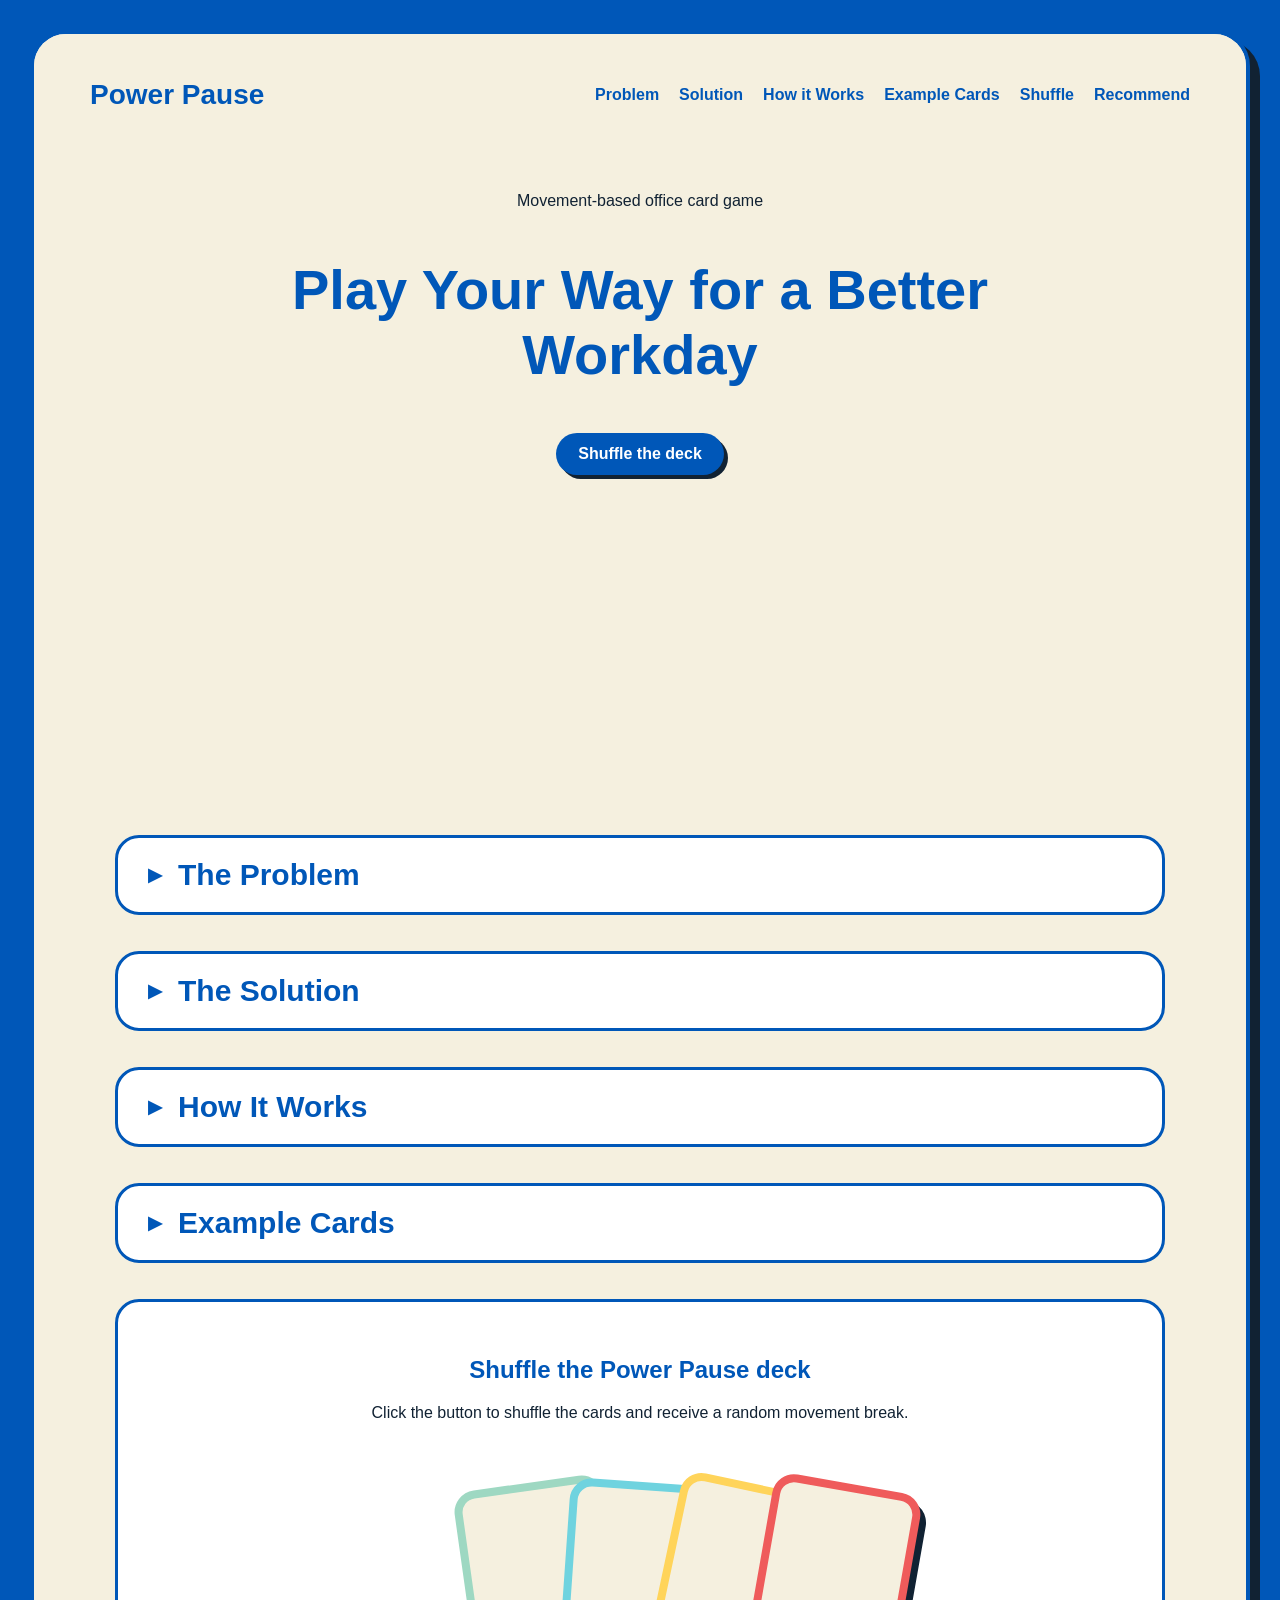
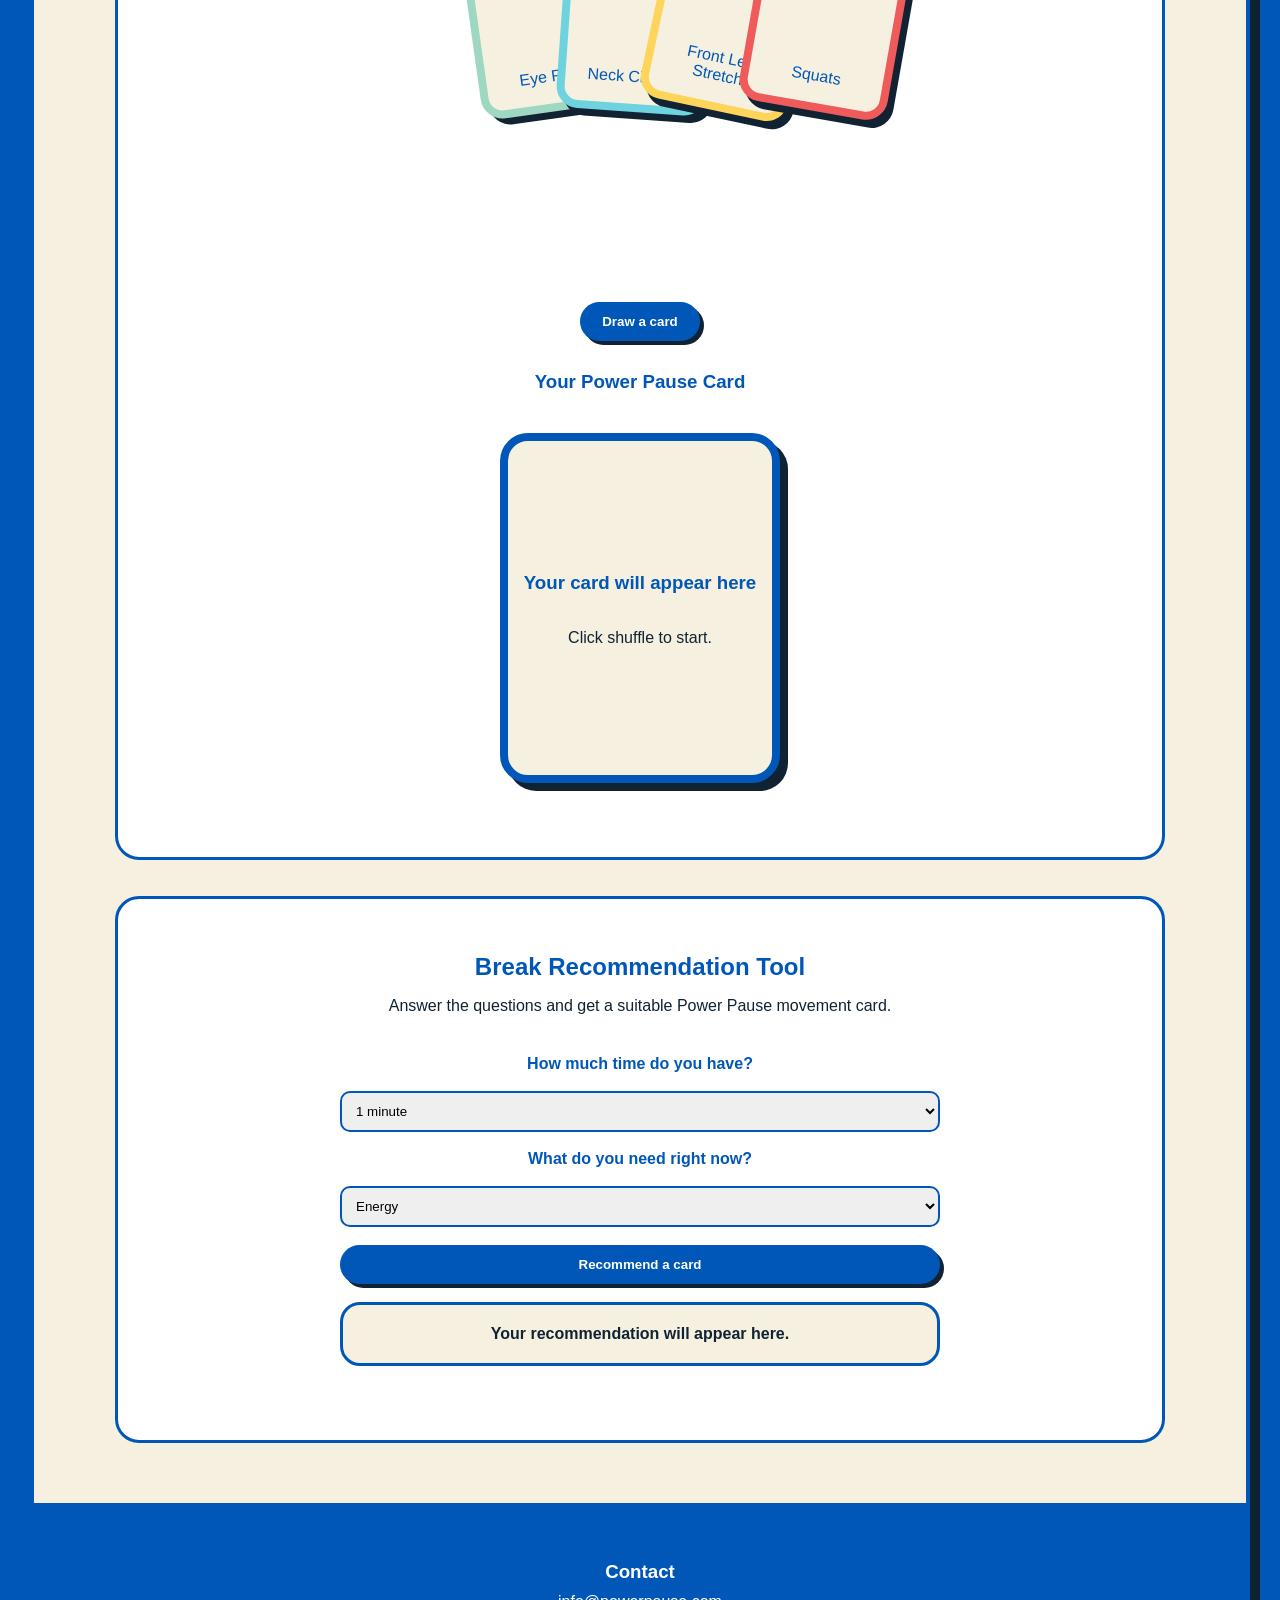
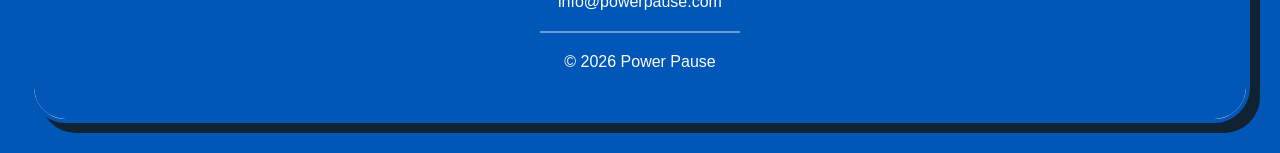
<file: index.html>
<!DOCTYPE html>
<html lang="en">
<head>
  <!-- Page settings -->
  <meta charset="UTF-8" />
  <meta name="viewport" content="width=device-width, initial-scale=1.0" />
  <title>Power Pause</title>
  <link rel="stylesheet" href="style.css" />
  <script src="https://cdn.jsdelivr.net/npm/gsap@3.12.7/dist/gsap.min.js"></script>
</head>

<body>
  <div class="page-card">

    <!-- Hero -->
    <header class="hero" id="home">
      <nav class="navbar">
        <h1>Power Pause</h1>
        <ul class="nav-links">
          <li><a href="#problem">Problem</a></li>
          <li><a href="#solution">Solution</a></li>
          <li><a href="#how-it-works">How it Works</a></li>
          <li><a href="#cards">Example Cards</a></li>
          <li><a href="#shuffle">Shuffle</a></li>
          <li><a href="#recommendation">Recommend</a></li>
        </ul>
      </nav>

      <div class="hero-content">
        <p class="label">Movement-based office card game</p>
        <h2>Play Your Way for a Better Workday</h2>
        <a href="#shuffle" class="btn">Shuffle the deck</a>
      </div>
    </header>

    <main>
      <!-- Problem -->
      <section id="problem" class="section accordion">
        <button type="button" class="accordion-btn">
          <span class="arrow">▶</span>
          <span>The Problem</span>
        </button>
        <div class="accordion-content">
          <p>
            Office workers often sit for long periods of time, which can lead to back and neck pain,
            bad posture, eye strain, mental fatigue and lower energy levels.
          </p>
        </div>
      </section>

      <!-- Solution -->
      <section id="solution" class="section accordion">
        <button type="button" class="accordion-btn">
          <span class="arrow">▶</span>
          <span>The Solution</span>
        </button>
        <div class="accordion-content">
          <p>
            Power Pause turns passive office breaks into short movement moments using playful,
            office-friendly cards that can be done alone or with colleagues.
          </p>
        </div>
      </section>

      <!-- How it works -->
      <section id="how-it-works" class="section accordion">
        <button type="button" class="accordion-btn">
          <span class="arrow">▶</span>
          <span>How It Works</span>
        </button>
        <div class="accordion-content">
          <ol>
            <li>Pick a card from the deck.</li>
            <li>Complete the movement for around 30 seconds.</li>
            <li>Collect points and return to work refreshed.</li>
          </ol>
        </div>
      </section>

      <!-- Example cards -->
      <section id="cards" class="section accordion">
        <button type="button" class="accordion-btn">
          <span class="arrow">▶</span>
          <span>Example Cards</span>
        </button>
        <div class="accordion-content">
          <div class="card-grid">
            <article class="movement-card green">
              <h3>Eye Rolls</h3>
              <p>Screen break</p>
              <span>+1</span>
            </article>
            <article class="movement-card blue">
              <h3>Neck Circles</h3>
              <p>Desk reset</p>
              <span>+2</span>
            </article>
            <article class="movement-card yellow">
              <h3>Front Leg Stretch</h3>
              <p>Stretch break</p>
              <span>+4</span>
            </article>
            <article class="movement-card red">
              <h3>Squats</h3>
              <p>Energy break</p>
              <span>+5</span>
            </article>
          </div>
        </div>
      </section>

      <!-- Shuffle -->
      <section id="shuffle" class="section">
        <h2>Shuffle the Power Pause deck</h2>
        <p>Click the button to shuffle the cards and receive a random movement break.</p>

        <div class="deck-area">
          <div class="mini-card card-one">Eye Rolls</div>
          <div class="mini-card card-two">Neck Circles</div>
          <div class="mini-card card-three">Front Leg Stretch</div>
          <div class="mini-card card-four">Squats</div>
        </div>

        <button type="button" id="shuffleBtn" class="btn">Draw a card</button>
        <h3 class="result-title">Your Power Pause Card</h3>
        <div id="selectedCard" class="selected-card">
          <h3>Your card will appear here</h3>
          <p>Click shuffle to start.</p>
        </div>
      </section>

      <!-- Recommendation -->
      <section id="recommendation" class="section">
        <h2>Break Recommendation Tool</h2>
        <p>Answer the questions and get a suitable Power Pause movement card.</p>

        <div class="tool-box">
          <label for="time">How much time do you have?</label>
          <select id="time">
            <option value="1">1 minute</option>
            <option value="3">3 minutes</option>
            <option value="5">5 minutes</option>
          </select>

          <label for="need">What do you need right now?</label>
          <select id="need">
            <option value="energy">Energy</option>
            <option value="stretch">Stretching</option>
            <option value="relax">Relaxation</option>
          </select>

          <button type="button" id="recommendBtn" class="btn">Recommend a card</button>

          <div id="result" class="result">
            Your recommendation will appear here.
          </div>
        </div>
      </section>
    </main>

    <!-- Footer -->
    <footer id="footer" class="footer">
      <h3>Contact</h3>
      <p>info@powerpause.com</p>
      <div class="footer-line"></div>
      <p>&copy; 2026 Power Pause</p>
    </footer>
  </div>

  <script src="script.js"></script>
</body>
</html>
</file>
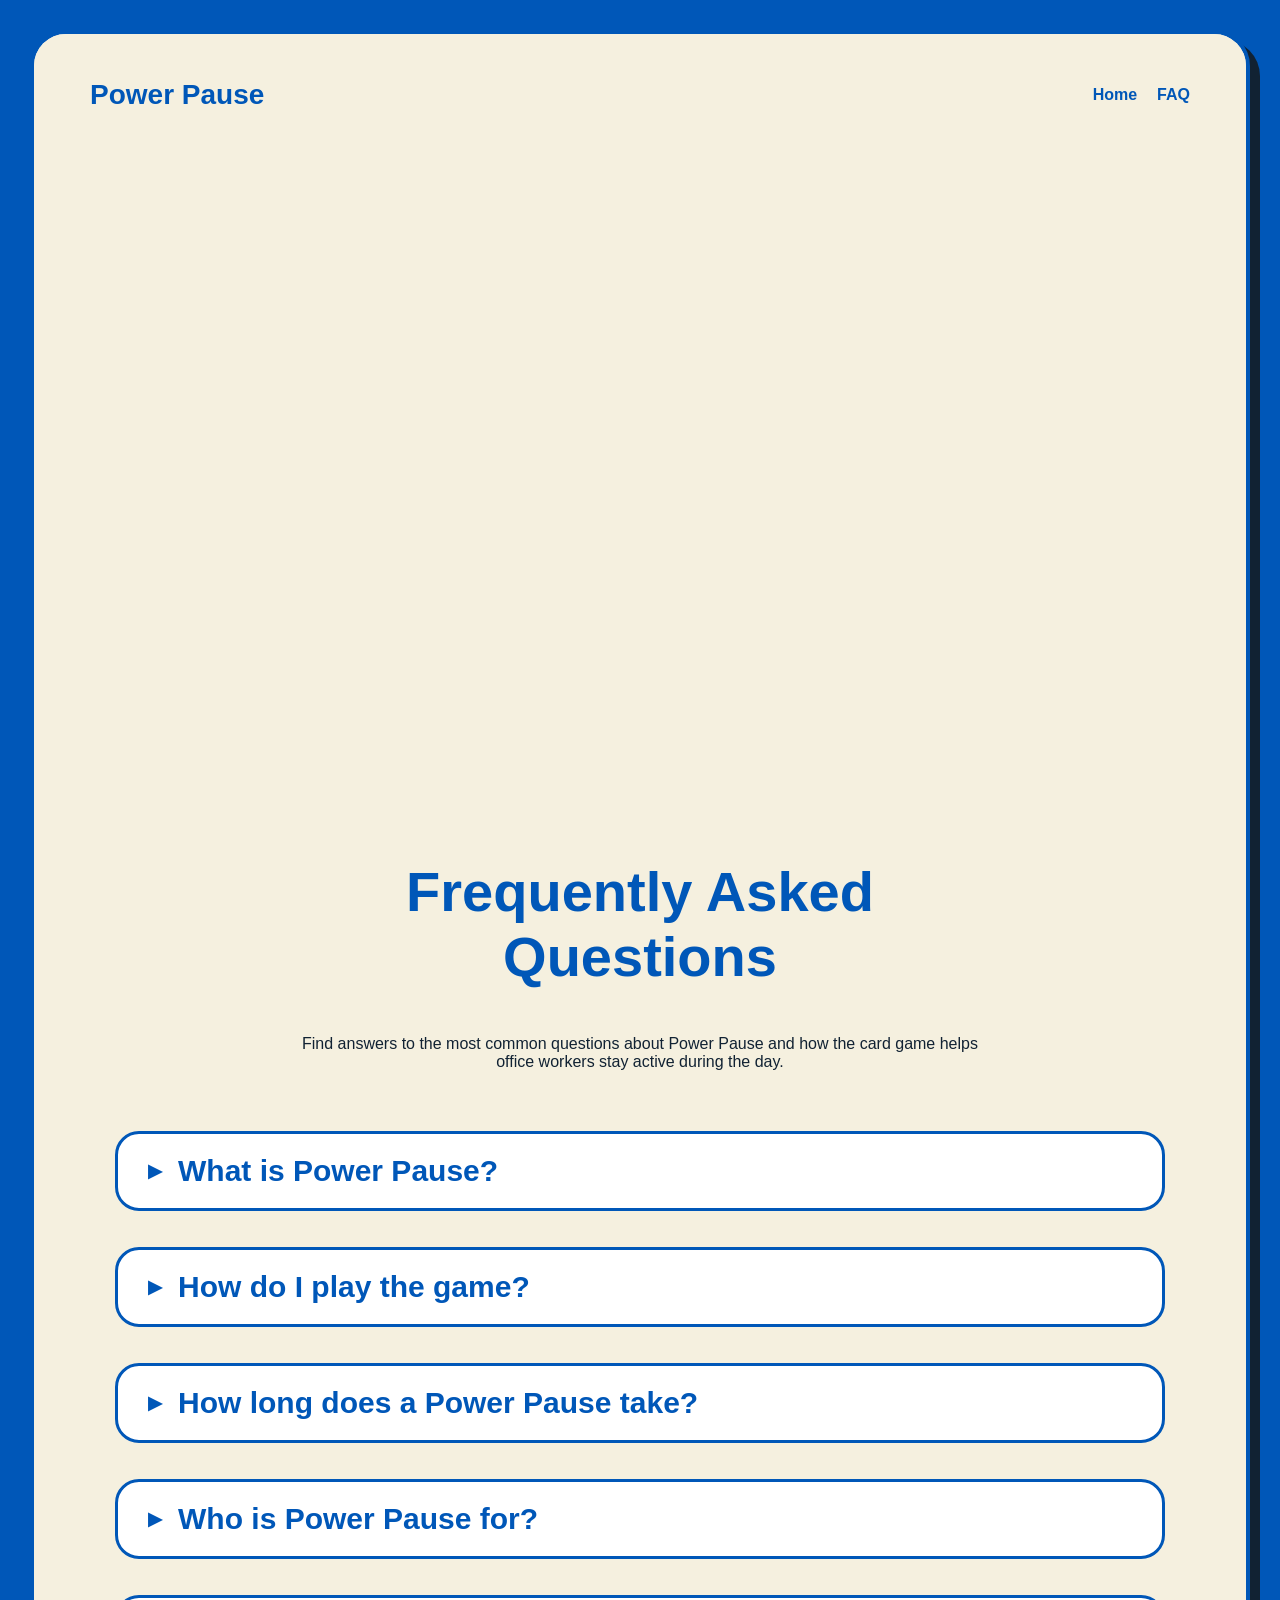
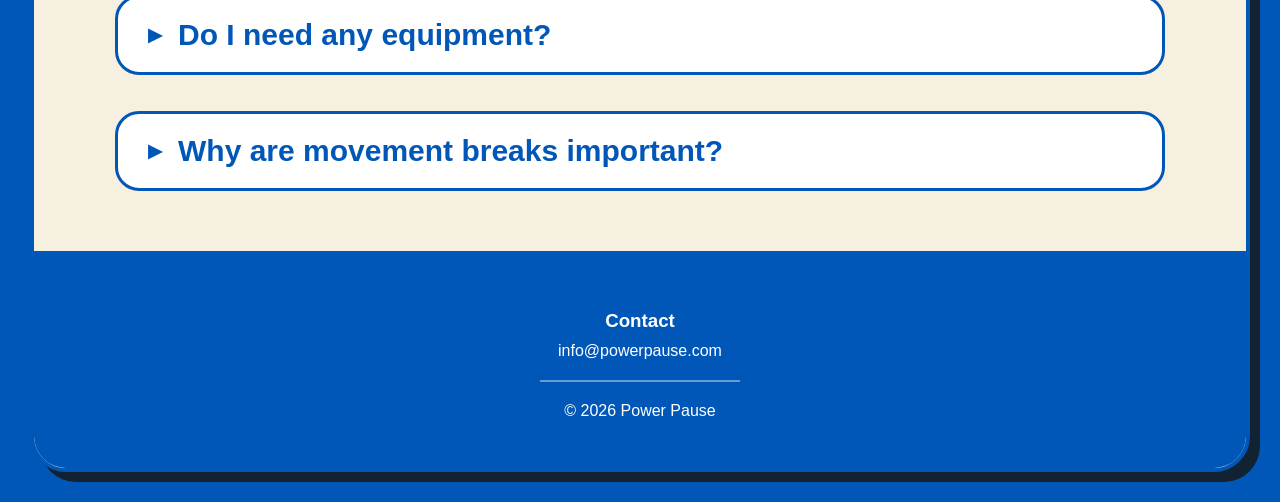
<file: faq.html>
<!DOCTYPE html>
<html lang="en">
<head>
    <!--allows special characters-->
  <meta charset="UTF-8" />
  <!--makes page responsive by matching the screen width of the device-->
  <meta name="viewport" content="width=device-width, initial-scale=1.0" />
  <title>Power Pause | FAQ</title>
  <link rel="stylesheet" href="style.css" />
</head>

<body>
    <!-- Outer card that holds all the content -->
  <div class="page-card">

    <header class="hero">
      <nav class="navbar">
        <h1>Power Pause</h1>
        <ul class="nav-links">
          <li><a href="index.html">Home</a></li>
          <li><a href="faq.html">FAQ</a></li>
        </ul>
      </nav>
    </header>

    <main>
      <!-- Centered intro text — uses same hero-content style as the home page -->
      <section class="hero-content">
        <h2>Frequently Asked Questions</h2>
        <p>
          Find answers to the most common questions about Power Pause and
          how the card game helps office workers stay active during the day.
        </p>
      </section>

      <section class="section accordion">
        <button type="button" class="accordion-btn">
          <span class="arrow">▶</span>
          <span>What is Power Pause?</span>
        </button>
        <div class="accordion-content">
          <p>
            Power Pause is a movement-based office card game that encourages office workers to take short movement breaks throughout the workday.
          </p>
        </div>
      </section>

      <section class="section accordion">
        <button type="button" class="accordion-btn">
          <span class="arrow">▶</span>
          <span>How do I play the game?</span>
        </button>
        <div class="accordion-content">
          <p>
            Simply shuffle the deck, draw a movement card and complete the exercise. The activities are designed to be quick, fun and suitable for the workplace.
          </p>
        </div>
      </section>

      <section class="section accordion">
        <button type="button" class="accordion-btn">
          <span class="arrow">▶</span>
          <span>How long does a Power Pause take?</span>
        </button>
        <div class="accordion-content">
          <p>
            Most Power Pause activities take between one and five minutes, making them easy to fit into a busy workday.
          </p>
        </div>
      </section>

      <section class="section accordion">
        <button type="button" class="accordion-btn">
          <span class="arrow">▶</span>
          <span>Who is Power Pause for?</span>
        </button>
        <div class="accordion-content">
          <p>
            Power Pause is designed for office workers who spend long periods sitting and want a simple way to include more movement in their day.
          </p>
        </div>
      </section>

      <section class="section accordion">
        <button type="button" class="accordion-btn">
          <span class="arrow">▶</span>
          <span>Do I need any equipment?</span>
        </button>
        <div class="accordion-content">
          <p>
            No. All Power Pause activities are designed to be completed using only your body and the space around your desk.
          </p>
        </div>
      </section>

      <section class="section accordion">
        <button type="button" class="accordion-btn">
          <span class="arrow">▶</span>
          <span>Why are movement breaks important?</span>
        </button>
        <div class="accordion-content">
          <p>
            Regular movement breaks can reduce stiffness, improve focus and energy levels, and encourage healthier workplace habits throughout the day.
          </p>
        </div>
      </section>
    </main>

    <footer class="footer">
      <h3>Contact</h3>
      <p>info@powerpause.com</p>
      <div class="footer-line"></div>
      <p>&copy; 2026 Power Pause</p>
    </footer>

  </div>

  <script src="script.js"></script>
</body>
</html>
</file>
<file: style.css>
html {
  scroll-behavior: smooth;
}

* {
  box-sizing: border-box;
}

body {
  margin: 0;
  font-family: Arial, sans-serif;
  background-color: #0057b8;
  color: #123;
}

h1,
h2,
h3 {
  color: #0057b8;
}

/* HERO */
.hero {
  min-height: 85vh;
  padding: 24px;
  background-color: #f5f0df;
}

.hero-content {
  max-width: 700px;
  margin: 60px auto;
  text-align: center;
}

.hero-content h2 {
  font-size: 56px;
}

/* NAVIGATION */
.navbar {
  display: flex;
  justify-content: space-between;
  align-items: center;
  max-width: 1100px;
  margin: 0 auto;
}

.navbar h1 {
  font-size: 28px;
  line-height: 1;
}

.nav-links {
  display: flex;
  gap: 20px;
  list-style: none;
  margin: 0;
  padding: 0;
}

.nav-links a {
  color: #0057b8;
  text-decoration: none;
  font-weight: bold;
}

/* BUTTONS */
.btn {
  display: inline-block;
  padding: 12px 22px;
  background-color: #0057b8;
  color: white;
  border: none;
  border-radius: 30px;
  text-decoration: none;
  font-weight: bold;
  cursor: pointer;
  box-shadow: 4px 4px 0 #123;
  transition: transform 0.2s ease, box-shadow 0.2s ease;
}

.btn:hover {
  transform: translateY(-3px);
  box-shadow: 6px 6px 0 #123;
}

/* LAYOUT */
.page-card {
  width: calc(100% - 60px);
  max-width: 1300px;
  margin: 30px auto;
  background-color: #f5f0df;
  border: 4px solid #0057b8;
  border-radius: 36px;
  overflow: hidden;
  box-shadow: 10px 10px 0 #123;
}

.section {
  max-width: 1050px;
  margin: 36px auto;
  padding: 34px 42px;
  background-color: white;
  border: 3px solid #0057b8;
  border-radius: 24px;
}

/* SHUFFLE DECK */
#shuffle {
  text-align: center;
}

.deck-area {
  position: relative;
  height: 420px;
  margin: 40px 0 20px;
  display: flex;
  justify-content: center;
  align-items: center;
  overflow: hidden;
}

.mini-card {
  position: absolute;
  top: 20px;
  width: 150px;
  height: 230px;
  padding: 18px;
  background-color: #f5f0df;
  border: 8px solid #0057b8;
  border-radius: 22px;
  box-shadow: 7px 7px 0 #123;
  color: #0057b8;
  text-align: center;
  display: flex;
  flex-direction: column;
  justify-content: flex-end;
  align-items: center;
}

.card-line {
  width: 100%;
  height: 2px;
  background-color: currentColor;
  margin-bottom: 14px;
}

.card-one {
  left: 32%;
  transform: rotate(-8deg);
  border-color: #9ed8c2;
}

.card-two {
  left: 42%;
  transform: rotate(4deg);
  border-color: #6fd3df;
}

.card-three {
  left: 52%;
  transform: rotate(12deg);
  border-color: #ffd45a;
}

.card-four {
  left: 62%;
  transform: rotate(10deg);
  border-color: #ef5b5b;
}

.selected-card {
  margin: 40px auto;
  width: 280px;
  min-height: 350px;
  background-color: #f5f0df;
  border: 8px solid #0057b8;
  border-radius: 28px;
  box-shadow: 8px 8px 0 #123;
  text-align: center;
  display: flex;
  flex-direction: column;
  justify-content: center;
  align-items: center;
}

.result-title {
  text-align: center;
  color: #0057b8;
  margin-top: 30px;
}

/* EXAMPLE CARDS */
.card-grid {
  display: grid;
  grid-template-columns: repeat(auto-fit, minmax(180px, 1fr));
  gap: 20px;
}

.movement-card,
.recommend-card {
  min-height: 230px;
  padding: 20px;
  background-color: #f5f0df;
  border: 8px solid #0057b8;
  border-radius: 24px;
  box-shadow: 7px 7px 0 #123;
  text-align: center;
  display: flex;
  flex-direction: column;
  justify-content: space-between;
  align-items: center;
}

.recommend-card {
  max-width: 240px;
  min-height: 260px;
  margin: 0 auto;
  justify-content: center;
}

.movement-card h3 {
  font-size: 24px;
  margin: 10px 0;
}

.movement-card p {
  font-weight: bold;
  margin: 0;
}

.movement-card span,
.selected-card span,
.recommend-card span {
  width: 56px;
  height: 56px;
  border-radius: 50%;
  background-color: #0057b8;
  color: white;
  display: flex;
  align-items: center;
  justify-content: center;
  font-weight: bold;
  font-size: 20px;
}

.selected-card span,
.recommend-card span {
  margin-top: 14px;
}

.movement-card.red,
.selected-card.red,
.recommend-card.red {
  border-color: #ef5b5b;
}

.movement-card.yellow,
.selected-card.yellow,
.recommend-card.yellow {
  border-color: #ffd45a;
}

.movement-card.blue,
.selected-card.blue,
.recommend-card.blue {
  border-color: #6fd3df;
}

.movement-card.green,
.selected-card.green,
.recommend-card.green {
  border-color: #9ed8c2;
}

/* ACCORDION */
.accordion {
  overflow: hidden;
  padding: 20px 30px;
}

.accordion-btn {
  width: 100%;
  background: none;
  border: none;
  display: flex;
  align-items: center;
  gap: 16px;
  padding: 0;
  margin: 0;
  cursor: pointer;
  color: #0057b8;
  font-size: 30px;
  font-weight: bold;
  text-align: left;
}

.accordion-btn:hover {
  color: #003f86;
}

.arrow {
  font-size: 18px;
  transition: transform 0.3s ease;
}

.arrow.rotate {
  transform: rotate(90deg);
}

.accordion-content {
  max-height: 0;
  overflow: hidden;
  transition: max-height 0.4s ease;
}

.accordion-content.active {
  max-height: 800px;
}

/* RECOMMENDATION TOOL */
#recommendation {
  text-align: center;
}

#recommendation h2 {
  margin-bottom: 10px;
}

#recommendation p {
  margin-bottom: 30px;
}

.tool-box {
  max-width: 600px;
  margin: 40px auto;
  display: flex;
  flex-direction: column;
  gap: 18px;
}

.tool-box label {
  font-weight: bold;
  color: #0057b8;
}

.tool-box select {
  padding: 10px;
  border: 2px solid #0057b8;
  border-radius: 10px;
}

.result {
  background-color: #f5f0df;
  border: 3px solid #0057b8;
  border-radius: 20px;
  padding: 20px;
  text-align: center;
  font-weight: bold;
  min-height: 30px;
}

/* FOOTER */
.footer {
  background-color: #0057b8;
  color: white;
  text-align: center;
  padding: 40px 20px;
  margin-top: 60px;
}

.footer h3 {
  color: white;
  margin-bottom: 10px;
}

.footer p {
  margin: 8px 0;
}

.footer-line {
  width: 200px;
  height: 2px;
  background-color: rgba(255, 255, 255, 0.4);
  margin: 20px auto;
}

@media (max-width: 768px) {
  .page-card {
    width: calc(100% - 20px);
    margin: 10px auto;
    border-radius: 24px;
  }

  .navbar {
    flex-direction: column;
    gap: 16px;
    text-align: center;
  }

  .nav-links {
    flex-wrap: wrap;
    justify-content: center;
    padding: 0;
    gap: 12px;
  }

  .hero {
    min-height: auto;
    padding: 24px 16px 60px;
  }

  .hero-content {
    margin: 40px auto;
  }

  .hero-content h2 {
    font-size: 38px;
    line-height: 1.1;
  }

  .section {
    width: calc(100% - 24px);
    margin: 24px auto;
    padding: 24px 18px;
  }

  .accordion-btn {
    font-size: 24px;
  }

  .deck-area {
    height: 330px;
    margin: 30px 0;
  }

  .mini-card {
    width: 120px;
    height: 180px;
    font-size: 15px;
    border-width: 6px;
    border-radius: 18px;
    box-shadow: 5px 5px 0 #123;
  }

  .card-one {
    left: 8%;
  }

  .card-two {
    left: 24%;
  }

  .card-three {
    left: 40%;
  }

  .card-four {
    left: 56%;
  }

  .selected-card {
    width: 230px;
    min-height: 300px;
  }

  .card-grid {
    grid-template-columns: 1fr;
  }

  .tool-box {
    width: 100%;
  }

  .footer {
    margin-top: 30px;
  }
}
</file>
